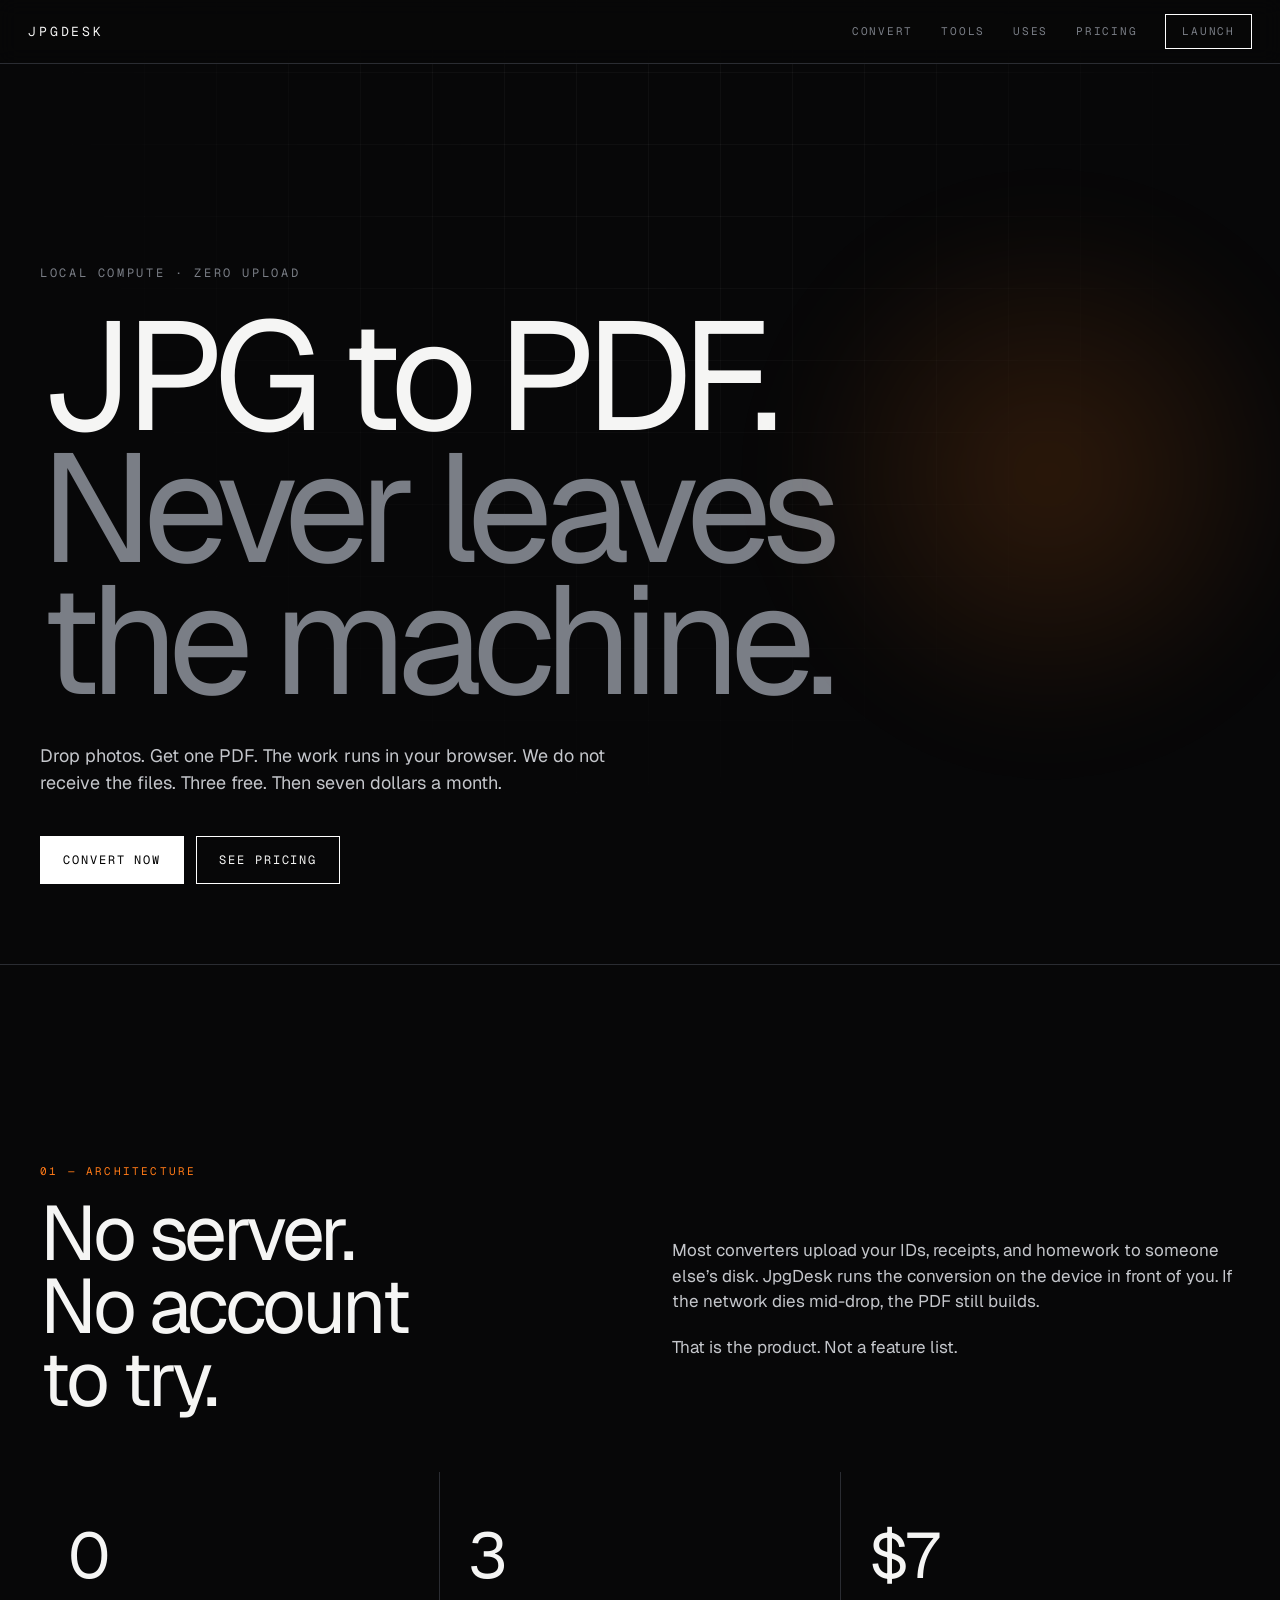
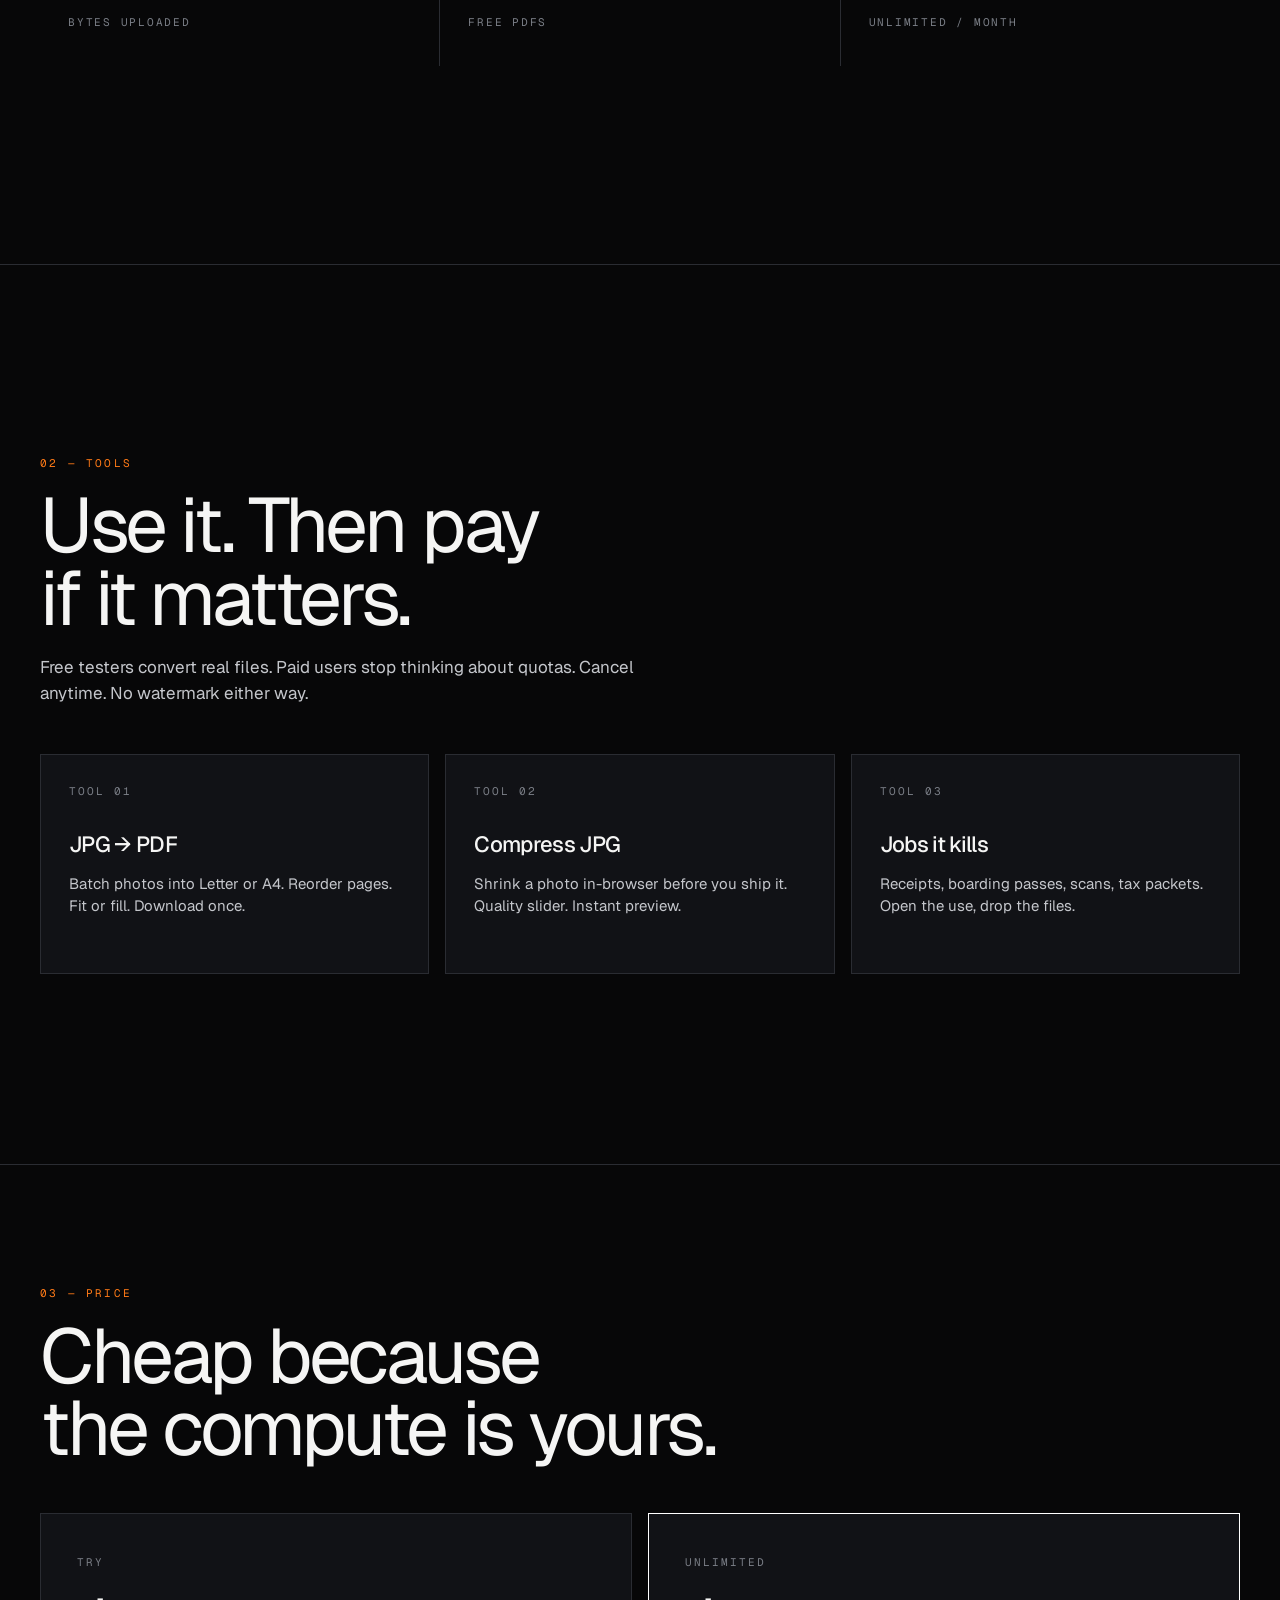
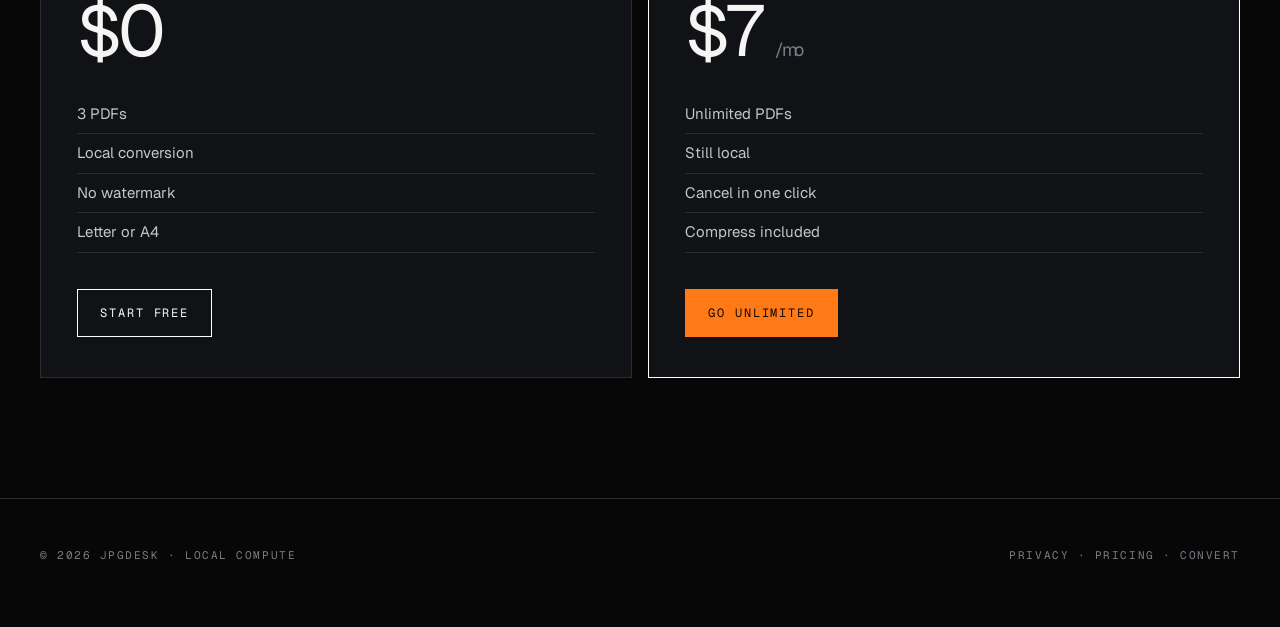
<file: index.html>
<!DOCTYPE html>
<html lang="en">
<head>
  <meta charset="UTF-8" />
  <meta name="viewport" content="width=device-width, initial-scale=1" />
  <title>JpgDesk — JPG to PDF on this computer</title>
  <meta name="description" content="Convert JPG to PDF in the browser. Nothing is uploaded. Three free, then $7 a month." />
  <link rel="preconnect" href="https://fonts.googleapis.com" />
  <link rel="preconnect" href="https://fonts.gstatic.com" crossorigin />
  <link href="https://fonts.googleapis.com/css2?family=Geist+Mono:wght@300;400;500&family=Geist:wght@300;400;500;600&display=swap" rel="stylesheet" />
  <link rel="stylesheet" href="css/site.css" />
</head>
<body>
  <div id="scroll-progress"></div>
  <div class="grid-bg"></div>
  <header class="nav" id="site-nav"></header>

  <main class="page">
    <section class="hero wrap">
      <div class="orb"></div>
      <div class="hero-kicker">Local compute · Zero upload</div>
      <h1>JPG to PDF.<br><em>Never leaves<br>the machine.</em></h1>
      <p class="hero-lead">Drop photos. Get one PDF. The work runs in your browser. We do not receive the files. Three free. Then seven dollars a month.</p>
      <div class="hero-actions">
        <a class="btn btn-solid" href="convert.html">Convert now</a>
        <a class="btn btn-ghost" href="pricing.html">See pricing</a>
      </div>
    </section>

    <section class="band">
      <div class="wrap split">
        <div class="reveal">
          <div class="eyebrow">01 — Architecture</div>
          <h2>No server.<br>No account<br>to try.</h2>
        </div>
        <div class="reveal">
          <p class="lede">Most converters upload your IDs, receipts, and homework to someone else’s disk. JpgDesk runs the conversion on the device in front of you. If the network dies mid-drop, the PDF still builds.</p>
          <p class="lede">That is the product. Not a feature list.</p>
        </div>
      </div>
      <div class="wrap">
        <div class="stat-grid reveal">
          <div class="stat"><b>0</b><span>Bytes uploaded</span></div>
          <div class="stat"><b>3</b><span>Free PDFs</span></div>
          <div class="stat"><b>$7</b><span>Unlimited / month</span></div>
        </div>
      </div>
    </section>

    <section class="band">
      <div class="wrap">
        <div class="eyebrow">02 — Tools</div>
        <h2>Use it. Then pay<br>if it matters.</h2>
        <p class="lede">Free testers convert real files. Paid users stop thinking about quotas. Cancel anytime. No watermark either way.</p>
        <div class="cards">
          <a class="card reveal" href="convert.html">
            <div class="num">TOOL 01</div>
            <h3>JPG → PDF</h3>
            <p>Batch photos into Letter or A4. Reorder pages. Fit or fill. Download once.</p>
          </a>
          <a class="card reveal" href="compress.html">
            <div class="num">TOOL 02</div>
            <h3>Compress JPG</h3>
            <p>Shrink a photo in-browser before you ship it. Quality slider. Instant preview.</p>
          </a>
          <a class="card reveal" href="uses.html">
            <div class="num">TOOL 03</div>
            <h3>Jobs it kills</h3>
            <p>Receipts, boarding passes, scans, tax packets. Open the use, drop the files.</p>
          </a>
        </div>
      </div>
    </section>

    <section class="band">
      <div class="wrap">
        <div class="eyebrow">03 — Price</div>
        <h2>Cheap because<br>the compute is yours.</h2>
        <div class="price-grid">
          <div class="price reveal">
            <div class="tag">Try</div>
            <div class="amt">$0</div>
            <ul>
              <li>3 PDFs</li>
              <li>Local conversion</li>
              <li>No watermark</li>
              <li>Letter or A4</li>
            </ul>
            <a class="btn btn-ghost" href="convert.html">Start free</a>
          </div>
          <div class="price featured reveal">
            <div class="tag">Unlimited</div>
            <div class="amt">$7 <small>/ mo</small></div>
            <ul>
              <li>Unlimited PDFs</li>
              <li>Still local</li>
              <li>Cancel in one click</li>
              <li>Compress included</li>
            </ul>
            <a class="btn btn-sunset" href="pricing.html">Go unlimited</a>
          </div>
        </div>
      </div>
    </section>
  </main>

  <footer><div class="wrap foot" id="site-foot"></div></footer>
  <script src="js/site.js"></script>
</body>
</html>
</file>
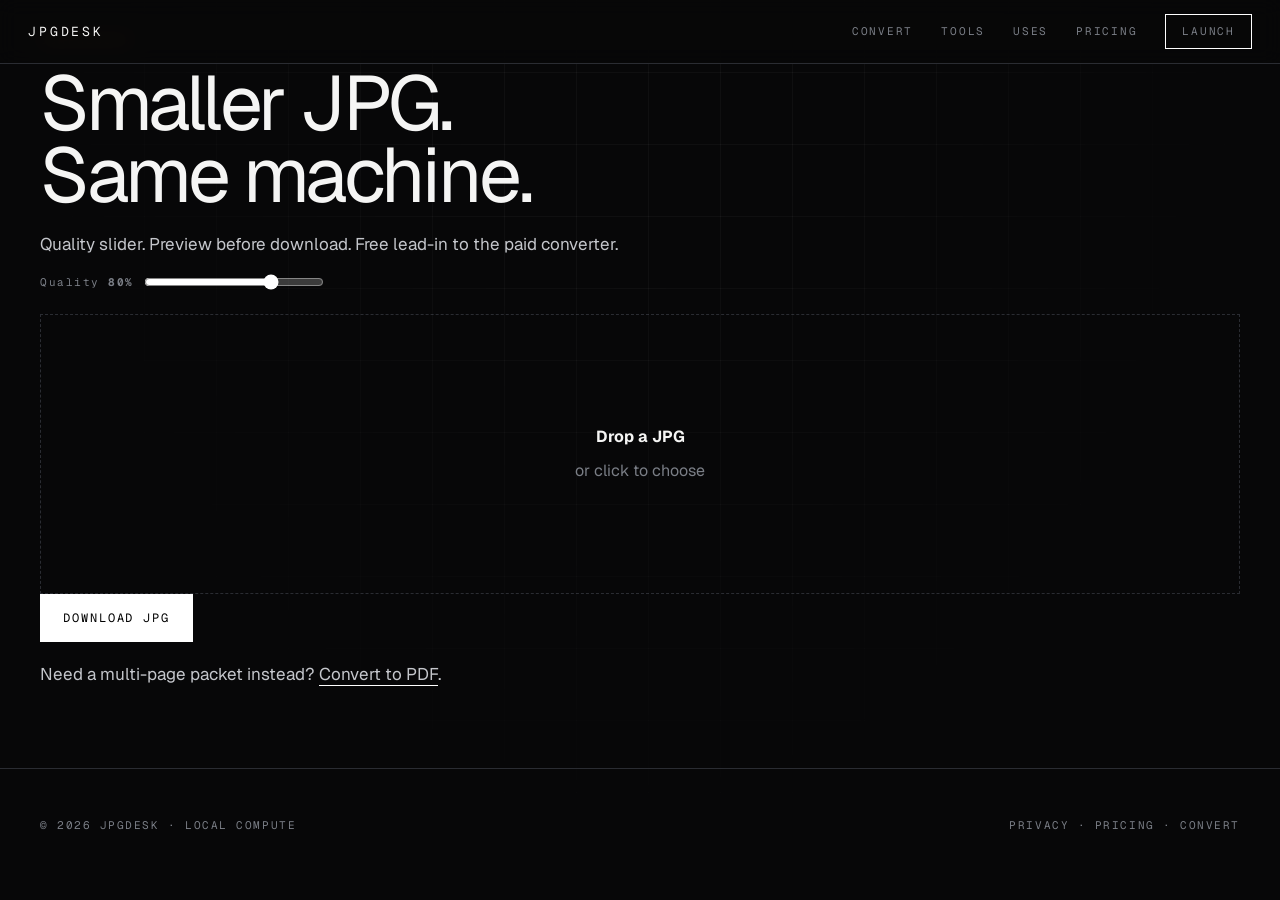
<file: compress.html>
<!DOCTYPE html>
<html lang="en">
<head>
  <meta charset="UTF-8" />
  <meta name="viewport" content="width=device-width, initial-scale=1" />
  <title>Compress JPG — JpgDesk</title>
  <meta name="description" content="Compress a JPG in the browser. Nothing is uploaded." />
  <link rel="preconnect" href="https://fonts.googleapis.com" />
  <link rel="preconnect" href="https://fonts.gstatic.com" crossorigin />
  <link href="https://fonts.googleapis.com/css2?family=Geist+Mono:wght@300;400;500&family=Geist:wght@300;400;500;600&display=swap" rel="stylesheet" />
  <link rel="stylesheet" href="css/site.css" />
</head>
<body>
  <div id="scroll-progress"></div>
  <div class="grid-bg"></div>
  <header class="nav" id="site-nav"></header>

  <main class="page wrap tool-shell">
    <div class="eyebrow">Compressor</div>
    <h2>Smaller JPG.<br>Same machine.</h2>
    <p class="lede">Quality slider. Preview before download. Free lead-in to the paid converter.</p>

    <div class="controls">
      <label class="meter" style="margin-left:0">Quality <strong id="qLabel">80%</strong></label>
      <input class="range" id="quality" type="range" min="40" max="95" value="80" />
      <div class="meter" id="stats"></div>
    </div>

    <div class="drop" id="drop">
      <div>
        <strong>Drop a JPG</strong>
        <p>or click to choose</p>
      </div>
    </div>
    <input id="fileInput" type="file" accept="image/jpeg,image/jpg,image/png,image/webp" hidden />
    <img id="preview" alt="" style="display:none;margin:24px 0;max-height:420px;border:1px solid #2a2c32" />
    <button class="btn btn-solid" id="downloadBtn" disabled>Download JPG</button>
    <p class="lede">Need a multi-page packet instead? <a href="convert.html" style="border-bottom:1px solid #fff">Convert to PDF</a>.</p>
  </main>

  <footer><div class="wrap foot" id="site-foot"></div></footer>
  <script src="js/site.js"></script>
  <script src="js/compress.js"></script>
</body>
</html>
</file>
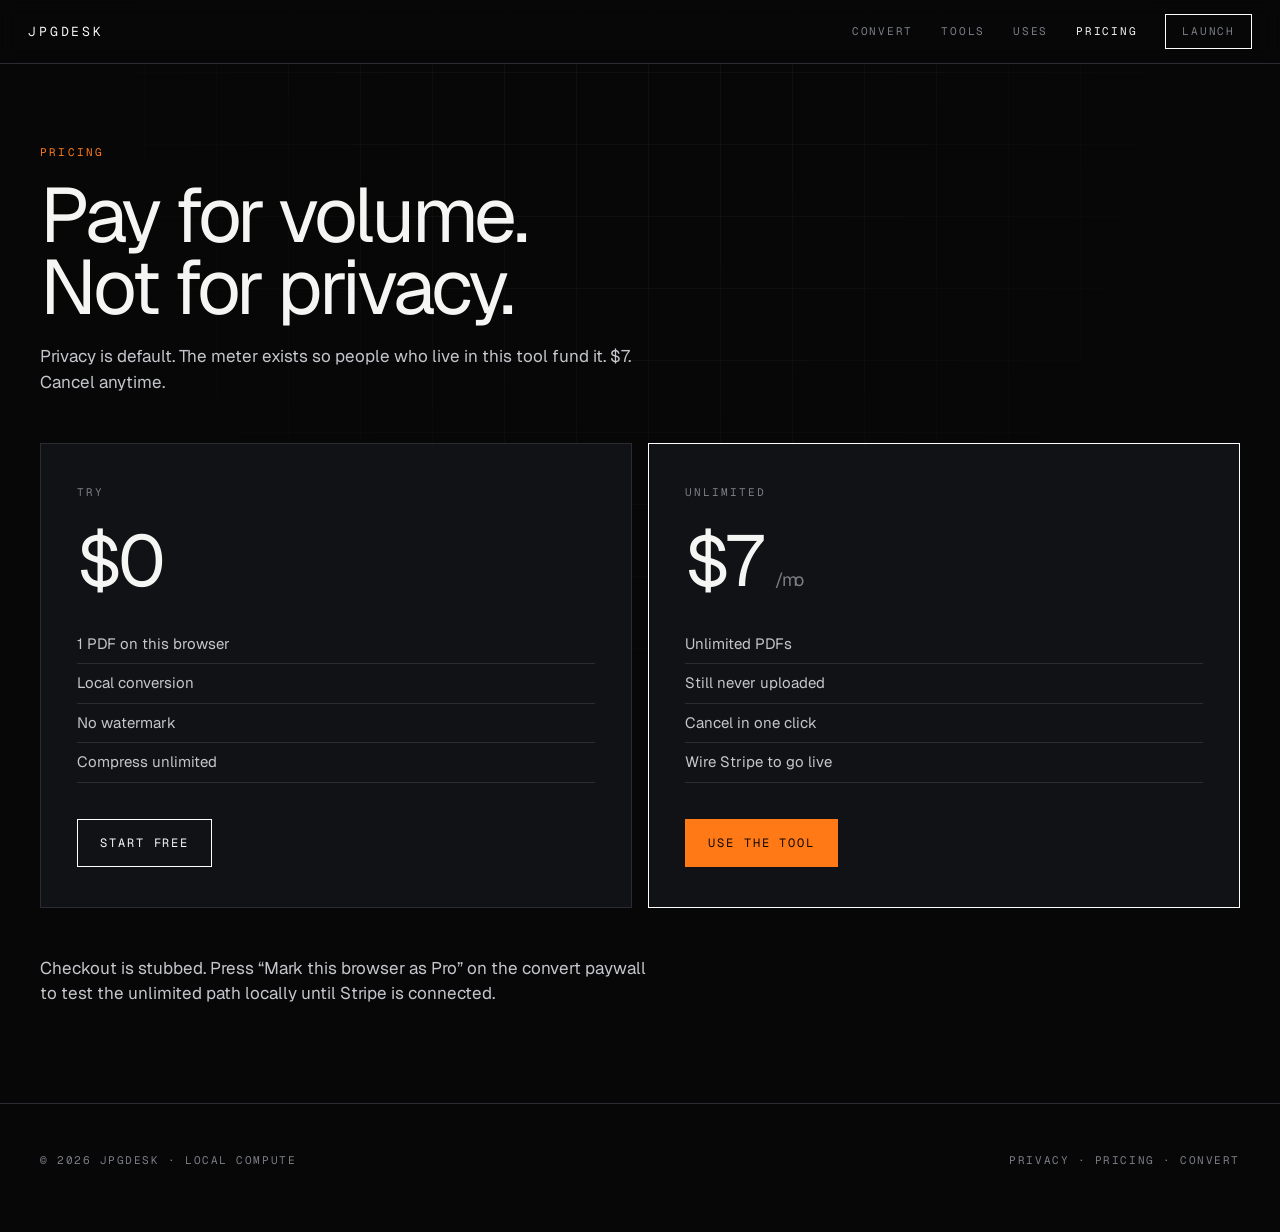
<file: pricing.html>
<!DOCTYPE html>
<html lang="en">
<head>
  <meta charset="UTF-8" />
  <meta name="viewport" content="width=device-width, initial-scale=1" />
  <title>Pricing — JpgDesk</title>
  <meta name="description" content="One free PDF. Unlimited local conversion for $7 a month. Cancel anytime." />
  <link rel="preconnect" href="https://fonts.googleapis.com" />
  <link rel="preconnect" href="https://fonts.gstatic.com" crossorigin />
  <link href="https://fonts.googleapis.com/css2?family=Geist+Mono:wght@300;400;500&family=Geist:wght@300;400;500;600&display=swap" rel="stylesheet" />
  <link rel="stylesheet" href="css/site.css" />
</head>
<body>
  <div id="scroll-progress"></div>
  <div class="grid-bg"></div>
  <header class="nav" id="site-nav"></header>

  <main class="page">
    <section class="band-sm wrap" style="padding-top:80px">
      <div class="eyebrow">Pricing</div>
      <h2>Pay for volume.<br>Not for privacy.</h2>
      <p class="lede">Privacy is default. The meter exists so people who live in this tool fund it. $7. Cancel anytime.</p>
      <div class="price-grid">
        <div class="price reveal">
          <div class="tag">Try</div>
          <div class="amt">$0</div>
          <ul>
            <li>1 PDF on this browser</li>
            <li>Local conversion</li>
            <li>No watermark</li>
            <li>Compress unlimited</li>
          </ul>
          <a class="btn btn-ghost" href="convert.html">Start free</a>
        </div>
        <div class="price featured reveal">
          <div class="tag">Unlimited</div>
          <div class="amt">$7 <small>/ mo</small></div>
          <ul>
            <li>Unlimited PDFs</li>
            <li>Still never uploaded</li>
            <li>Cancel in one click</li>
            <li>Wire Stripe to go live</li>
          </ul>
          <a class="btn btn-sunset" href="convert.html">Use the tool</a>
        </div>
      </div>
      <p class="lede" style="margin-top:48px">Checkout is stubbed. Press “Mark this browser as Pro” on the convert paywall to test the unlimited path locally until Stripe is connected.</p>
    </section>
  </main>

  <footer><div class="wrap foot" id="site-foot"></div></footer>
  <script src="js/site.js"></script>
</body>
</html>
</file>
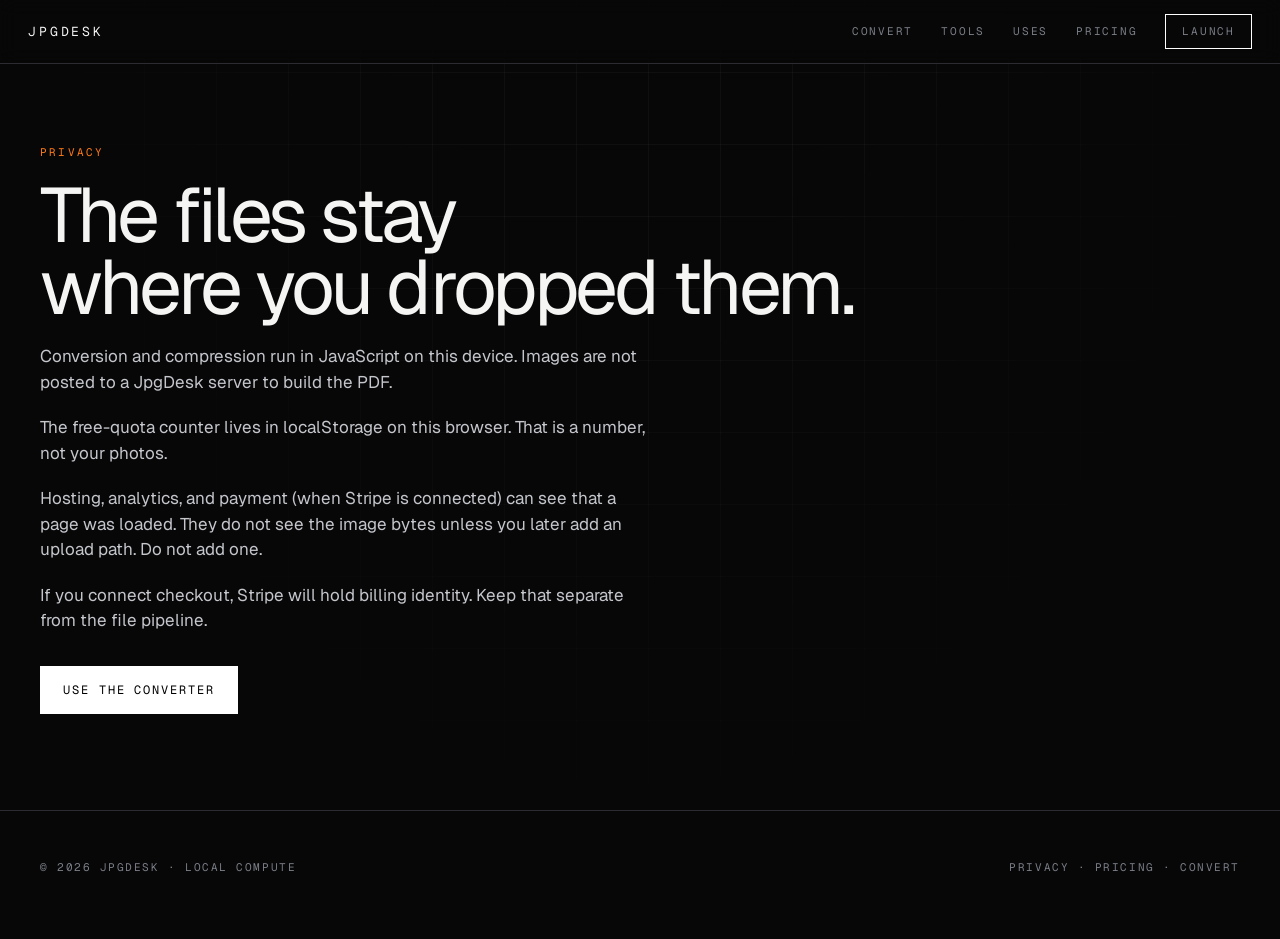
<file: privacy.html>
<!DOCTYPE html>
<html lang="en">
<head>
  <meta charset="UTF-8" />
  <meta name="viewport" content="width=device-width, initial-scale=1" />
  <title>Privacy — JpgDesk</title>
  <meta name="description" content="JpgDesk converts files in the browser. Images are not uploaded to our servers." />
  <link rel="preconnect" href="https://fonts.googleapis.com" />
  <link rel="preconnect" href="https://fonts.gstatic.com" crossorigin />
  <link href="https://fonts.googleapis.com/css2?family=Geist+Mono:wght@300;400;500&family=Geist:wght@300;400;500;600&display=swap" rel="stylesheet" />
  <link rel="stylesheet" href="css/site.css" />
</head>
<body>
  <div id="scroll-progress"></div>
  <div class="grid-bg"></div>
  <header class="nav" id="site-nav"></header>

  <main class="page">
    <section class="band-sm wrap" style="padding-top:80px">
      <div class="eyebrow">Privacy</div>
      <h2>The files stay<br>where you dropped them.</h2>
      <p class="lede">Conversion and compression run in JavaScript on this device. Images are not posted to a JpgDesk server to build the PDF.</p>
      <p class="lede">The free-quota counter lives in localStorage on this browser. That is a number, not your photos.</p>
      <p class="lede">Hosting, analytics, and payment (when Stripe is connected) can see that a page was loaded. They do not see the image bytes unless you later add an upload path. Do not add one.</p>
      <p class="lede">If you connect checkout, Stripe will hold billing identity. Keep that separate from the file pipeline.</p>
      <a class="btn btn-solid" href="convert.html" style="margin-top:32px">Use the converter</a>
    </section>
  </main>

  <footer><div class="wrap foot" id="site-foot"></div></footer>
  <script src="js/site.js"></script>
</body>
</html>
</file>
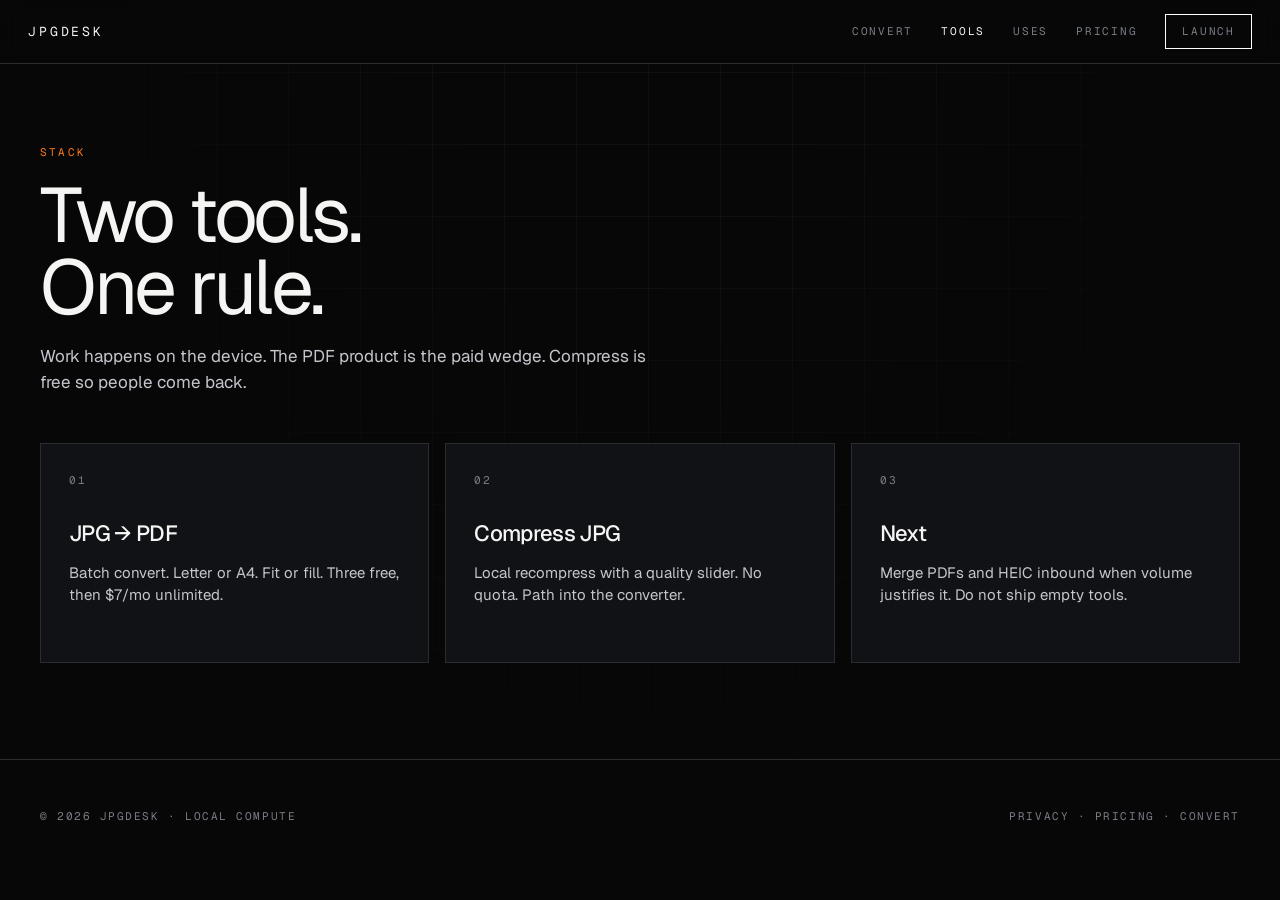
<file: tools.html>
<!DOCTYPE html>
<html lang="en">
<head>
  <meta charset="UTF-8" />
  <meta name="viewport" content="width=device-width, initial-scale=1" />
  <title>Tools — JpgDesk</title>
  <meta name="description" content="Local image tools. Convert JPG to PDF. Compress JPG. Nothing uploaded." />
  <link rel="preconnect" href="https://fonts.googleapis.com" />
  <link rel="preconnect" href="https://fonts.gstatic.com" crossorigin />
  <link href="https://fonts.googleapis.com/css2?family=Geist+Mono:wght@300;400;500&family=Geist:wght@300;400;500;600&display=swap" rel="stylesheet" />
  <link rel="stylesheet" href="css/site.css" />
</head>
<body>
  <div id="scroll-progress"></div>
  <div class="grid-bg"></div>
  <header class="nav" id="site-nav"></header>

  <main class="page">
    <section class="band-sm wrap" style="padding-top:80px">
      <div class="eyebrow">Stack</div>
      <h2>Two tools.<br>One rule.</h2>
      <p class="lede">Work happens on the device. The PDF product is the paid wedge. Compress is free so people come back.</p>
      <div class="cards">
        <a class="card reveal" href="convert.html">
          <div class="num">01</div>
          <h3>JPG → PDF</h3>
          <p>Batch convert. Letter or A4. Fit or fill. Three free, then $7/mo unlimited.</p>
        </a>
        <a class="card reveal" href="compress.html">
          <div class="num">02</div>
          <h3>Compress JPG</h3>
          <p>Local recompress with a quality slider. No quota. Path into the converter.</p>
        </a>
        <div class="card reveal">
          <div class="num">03</div>
          <h3>Next</h3>
          <p>Merge PDFs and HEIC inbound when volume justifies it. Do not ship empty tools.</p>
        </div>
      </div>
    </section>
  </main>

  <footer><div class="wrap foot" id="site-foot"></div></footer>
  <script src="js/site.js"></script>
</body>
</html>
</file>
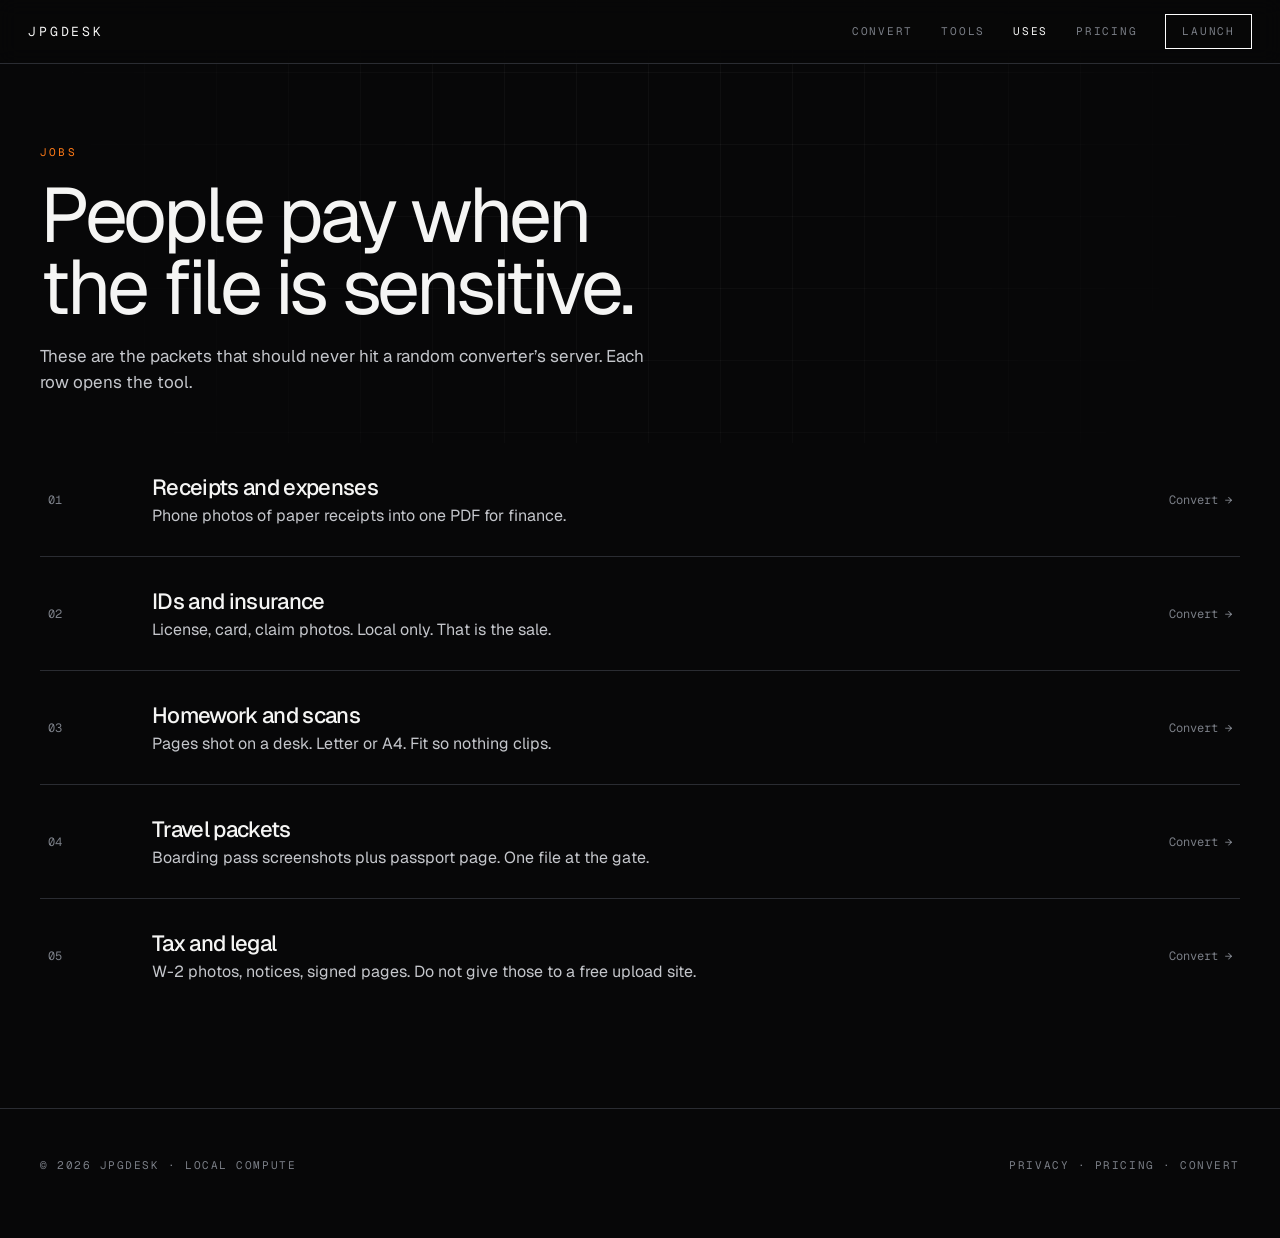
<file: uses.html>
<!DOCTYPE html>
<html lang="en">
<head>
  <meta charset="UTF-8" />
  <meta name="viewport" content="width=device-width, initial-scale=1" />
  <title>Uses — JpgDesk</title>
  <meta name="description" content="Turn receipts, IDs, homework, and travel photos into one PDF without uploading." />
  <link rel="preconnect" href="https://fonts.googleapis.com" />
  <link rel="preconnect" href="https://fonts.gstatic.com" crossorigin />
  <link href="https://fonts.googleapis.com/css2?family=Geist+Mono:wght@300;400;500&family=Geist:wght@300;400;500;600&display=swap" rel="stylesheet" />
  <link rel="stylesheet" href="css/site.css" />
</head>
<body>
  <div id="scroll-progress"></div>
  <div class="grid-bg"></div>
  <header class="nav" id="site-nav"></header>

  <main class="page">
    <section class="band-sm wrap" style="padding-top:80px">
      <div class="eyebrow">Jobs</div>
      <h2>People pay when<br>the file is sensitive.</h2>
      <p class="lede">These are the packets that should never hit a random converter’s server. Each row opens the tool.</p>
      <div class="use-list">
        <a class="use-row reveal" href="convert.html">
          <span>01</span>
          <div>
            <h3>Receipts and expenses</h3>
            <p>Phone photos of paper receipts into one PDF for finance.</p>
          </div>
          <span>Convert →</span>
        </a>
        <a class="use-row reveal" href="convert.html">
          <span>02</span>
          <div>
            <h3>IDs and insurance</h3>
            <p>License, card, claim photos. Local only. That is the sale.</p>
          </div>
          <span>Convert →</span>
        </a>
        <a class="use-row reveal" href="convert.html">
          <span>03</span>
          <div>
            <h3>Homework and scans</h3>
            <p>Pages shot on a desk. Letter or A4. Fit so nothing clips.</p>
          </div>
          <span>Convert →</span>
        </a>
        <a class="use-row reveal" href="convert.html">
          <span>04</span>
          <div>
            <h3>Travel packets</h3>
            <p>Boarding pass screenshots plus passport page. One file at the gate.</p>
          </div>
          <span>Convert →</span>
        </a>
        <a class="use-row reveal" href="convert.html">
          <span>05</span>
          <div>
            <h3>Tax and legal</h3>
            <p>W-2 photos, notices, signed pages. Do not give those to a free upload site.</p>
          </div>
          <span>Convert →</span>
        </a>
      </div>
    </section>
  </main>

  <footer><div class="wrap foot" id="site-foot"></div></footer>
  <script src="js/site.js"></script>
</body>
</html>
</file>
<file: css/site.css>
:root {
  --canvas: #070708;
  --card: #111216;
  --hairline: #2a2c32;
  --ink: #f5f5f4;
  --body: #c4c6cb;
  --mute: #7a7e86;
  --white: #ffffff;
  --black: #050505;
  --sunset: #ff7a17;
  --nav-h: 64px;
  --max: 1200px;
}
* { box-sizing: border-box; margin: 0; padding: 0; }
html { scroll-behavior: smooth; }
html, body { background: var(--canvas); color: var(--ink); }
body {
  font-family: Geist, Inter, ui-sans-serif, system-ui, sans-serif;
  line-height: 1.5;
  overflow-x: hidden;
}
a { color: inherit; text-decoration: none; }
button, input { font: inherit; color: inherit; }
button { cursor: pointer; background: none; border: 0; }
#scroll-progress {
  position: fixed; top: 0; left: 0; height: 2px; width: 0;
  background: #fff; z-index: 80;
}
.nav {
  position: fixed; inset: 0 0 auto 0; height: var(--nav-h);
  display: flex; align-items: center; justify-content: space-between;
  padding: 0 28px; z-index: 70;
  background: rgba(7,7,8,.86);
  backdrop-filter: blur(10px);
  border-bottom: 1px solid #2a2c32;
}
.brand {
  font-family: "Geist Mono", ui-monospace, monospace;
  font-size: 13px; letter-spacing: .22em;
}
.nav-links { display: flex; gap: 28px; align-items: center; }
.nav-links a {
  font-family: "Geist Mono", ui-monospace, monospace;
  font-size: 11px; letter-spacing: .16em; text-transform: uppercase;
  color: var(--mute);
}
.nav-links a:hover, .nav-links a.active { color: var(--ink); }
.nav-cta {
  border: 1px solid #fff; padding: 8px 16px;
  font-family: "Geist Mono", ui-monospace, monospace;
  font-size: 11px; letter-spacing: .16em; text-transform: uppercase;
}
.nav-cta:hover { background: #fff; color: #000; }
.nav-toggle { display: none; }
.btn {
  display: inline-flex; align-items: center; justify-content: center;
  height: 48px; padding: 0 22px;
  font-family: "Geist Mono", ui-monospace, monospace;
  font-size: 12px; letter-spacing: .16em; text-transform: uppercase;
  border: 1px solid #fff;
}
.btn-solid { background: #fff; color: #000; }
.btn-ghost { background: transparent; }
.btn-ghost:hover { background: #fff; color: #000; }
.btn-sunset { background: var(--sunset); color: #140800; border-color: var(--sunset); }
.wrap { width: min(var(--max), calc(100% - 48px)); margin: 0 auto; }
.page { padding-top: var(--nav-h); }
.hero {
  min-height: 100vh; display: grid; align-content: end;
  padding: 0 0 80px; position: relative;
}
.hero-kicker {
  font-family: "Geist Mono", ui-monospace, monospace;
  font-size: 12px; letter-spacing: .22em; text-transform: uppercase;
  color: var(--mute); margin-bottom: 28px;
}
.hero h1 {
  font-size: clamp(56px, 12vw, 160px);
  font-weight: 400; line-height: .86; letter-spacing: -.06em;
}
.hero h1 em { font-style: normal; color: var(--mute); }
.hero-lead { margin-top: 36px; max-width: 36rem; font-size: 18px; color: var(--body); }
.hero-actions { display: flex; gap: 12px; flex-wrap: wrap; margin-top: 40px; }
.grid-bg {
  position: fixed; inset: 0; pointer-events: none; z-index: 0;
  background-image:
    linear-gradient(rgba(255,255,255,.035) 1px, transparent 1px),
    linear-gradient(90deg, rgba(255,255,255,.035) 1px, transparent 1px);
  background-size: 72px 72px;
  mask-image: radial-gradient(ellipse at 50% 0%, #000 20%, transparent 70%);
  animation: gridDrift 40s linear infinite;
}
@keyframes gridDrift {
  from { background-position: 0 0; }
  to { background-position: 0 72px; }
}
.orb {
  position: absolute; width: 50vw; height: 50vw; border-radius: 50%;
  background: radial-gradient(circle, rgba(255,122,23,.16), transparent 60%);
  filter: blur(40px); right: -10vw; top: 10vh; pointer-events: none;
}
section { position: relative; z-index: 1; }
.band {
  min-height: 100vh; display: grid; align-content: center;
  padding: 120px 0; border-top: 1px solid var(--hairline);
}
.band-sm { min-height: auto; padding: 96px 0; }
.eyebrow {
  font-family: "Geist Mono", ui-monospace, monospace;
  font-size: 11px; letter-spacing: .2em; text-transform: uppercase;
  color: var(--sunset); margin-bottom: 18px;
}
h2 { font-size: clamp(36px, 6vw, 80px); font-weight: 400; letter-spacing: -.045em; line-height: .95; }
h3 { font-size: 22px; font-weight: 500; letter-spacing: -.03em; }
.lede { margin-top: 20px; color: var(--body); max-width: 38rem; font-size: 17px; }
.split { display: grid; grid-template-columns: 1fr 1fr; gap: 64px; align-items: center; }
.stat-grid { display: grid; grid-template-columns: repeat(3,1fr); gap: 1px; background: var(--hairline); margin-top: 56px; }
.stat { background: var(--canvas); padding: 36px 28px; }
.stat b { display: block; font-size: clamp(36px,5vw,64px); font-weight: 400; letter-spacing: -.04em; }
.stat span {
  display: block; margin-top: 10px; color: var(--mute);
  font-family: "Geist Mono", ui-monospace, monospace;
  font-size: 11px; letter-spacing: .16em; text-transform: uppercase;
}
.cards { display: grid; grid-template-columns: repeat(3,1fr); gap: 16px; margin-top: 48px; }
.card {
  background: var(--card); border: 1px solid var(--hairline);
  padding: 28px; min-height: 220px;
}
.card .num {
  font-family: "Geist Mono", ui-monospace, monospace;
  font-size: 11px; letter-spacing: .18em; color: var(--mute);
}
.card h3 { margin: 28px 0 12px; }
.card p { color: var(--body); font-size: 15px; }
.price-grid { display: grid; grid-template-columns: 1fr 1fr; gap: 16px; margin-top: 48px; }
.price { border: 1px solid var(--hairline); padding: 40px 36px; background: var(--card); }
.price.featured { border-color: #fff; }
.price .tag {
  font-family: "Geist Mono", ui-monospace, monospace;
  font-size: 11px; letter-spacing: .18em; text-transform: uppercase; color: var(--mute);
}
.price .amt { font-size: 72px; letter-spacing: -.05em; line-height: 1; margin: 24px 0 8px; }
.price .amt small { font-size: 18px; color: var(--mute); }
.price ul { list-style: none; margin: 28px 0 36px; color: var(--body); }
.price li { padding: 8px 0; border-bottom: 1px solid var(--hairline); font-size: 15px; }
.tool-shell { padding: 32px 0 80px; }
.drop {
  border: 1px dashed var(--hairline); min-height: 280px;
  display: grid; place-items: center; text-align: center; padding: 40px;
}
.drop.over { border-color: #fff; background: rgba(255,255,255,.04); }
.drop p { color: var(--mute); margin-top: 10px; }
.thumbs { display: grid; grid-template-columns: repeat(auto-fill,minmax(120px,1fr)); gap: 10px; margin: 20px 0; }
.thumb { position: relative; border: 1px solid var(--hairline); aspect-ratio: 1; overflow: hidden; }
.thumb img { width: 100%; height: 100%; object-fit: cover; }
.thumb button {
  position: absolute; top: 6px; right: 6px; width: 22px; height: 22px;
  background: #000; color: #fff; border: 1px solid #fff;
}
.controls { display: flex; flex-wrap: wrap; gap: 10px; align-items: center; margin: 16px 0 24px; }
.seg { display: flex; border: 1px solid var(--hairline); }
.seg button {
  padding: 10px 14px;
  font-family: "Geist Mono", ui-monospace, monospace;
  font-size: 11px; letter-spacing: .14em; text-transform: uppercase; color: var(--mute);
}
.seg button.on { background: #fff; color: #000; }
.meter {
  color: var(--mute); font-family: "Geist Mono", ui-monospace, monospace;
  font-size: 11px; letter-spacing: .14em; margin-left: auto;
}
.modal {
  position: fixed; inset: 0; background: rgba(0,0,0,.72);
  display: none; place-items: center; z-index: 90; padding: 24px;
}
.modal.open { display: grid; }
.modal-card { width: min(440px,100%); background: #111; border: 1px solid var(--hairline); padding: 36px; }
.modal-card h3 { font-size: 32px; letter-spacing: -.04em; margin: 8px 0 12px; }
.modal-card p { color: var(--body); margin-bottom: 28px; }
footer { border-top: 1px solid var(--hairline); padding: 48px 0 64px; position: relative; z-index: 1; }
.foot {
  display: flex; justify-content: space-between; gap: 24px; flex-wrap: wrap;
  color: var(--mute); font-family: "Geist Mono", ui-monospace, monospace;
  font-size: 11px; letter-spacing: .14em; text-transform: uppercase;
}
.reveal { opacity: 0; transform: translateY(28px); transition: opacity .8s ease, transform .8s ease; }
.reveal.in { opacity: 1; transform: none; }
.use-list { display: grid; gap: 1px; background: var(--hairline); margin-top: 48px; }
.use-row {
  background: var(--canvas);
  display: grid; grid-template-columns: 80px 1fr auto; gap: 24px;
  align-items: center; padding: 28px 8px;
}
.use-row span { color: var(--mute); font-family: "Geist Mono", ui-monospace, monospace; font-size: 12px; }
.use-row p { color: var(--body); }
.range { width: 180px; accent-color: #fff; }
@media (max-width: 860px) {
  .nav-links { display: none; }
  .nav-links.open {
    display: flex; flex-direction: column; position: fixed;
    inset: var(--nav-h) 0 0 0; background: #070708; padding: 32px; gap: 22px;
  }
  .nav-toggle { display: block; }
  .split, .cards, .price-grid, .stat-grid { grid-template-columns: 1fr; }
  .hero { align-content: center; padding-top: 80px; }
  .use-row { grid-template-columns: 1fr; }
}
</file>
